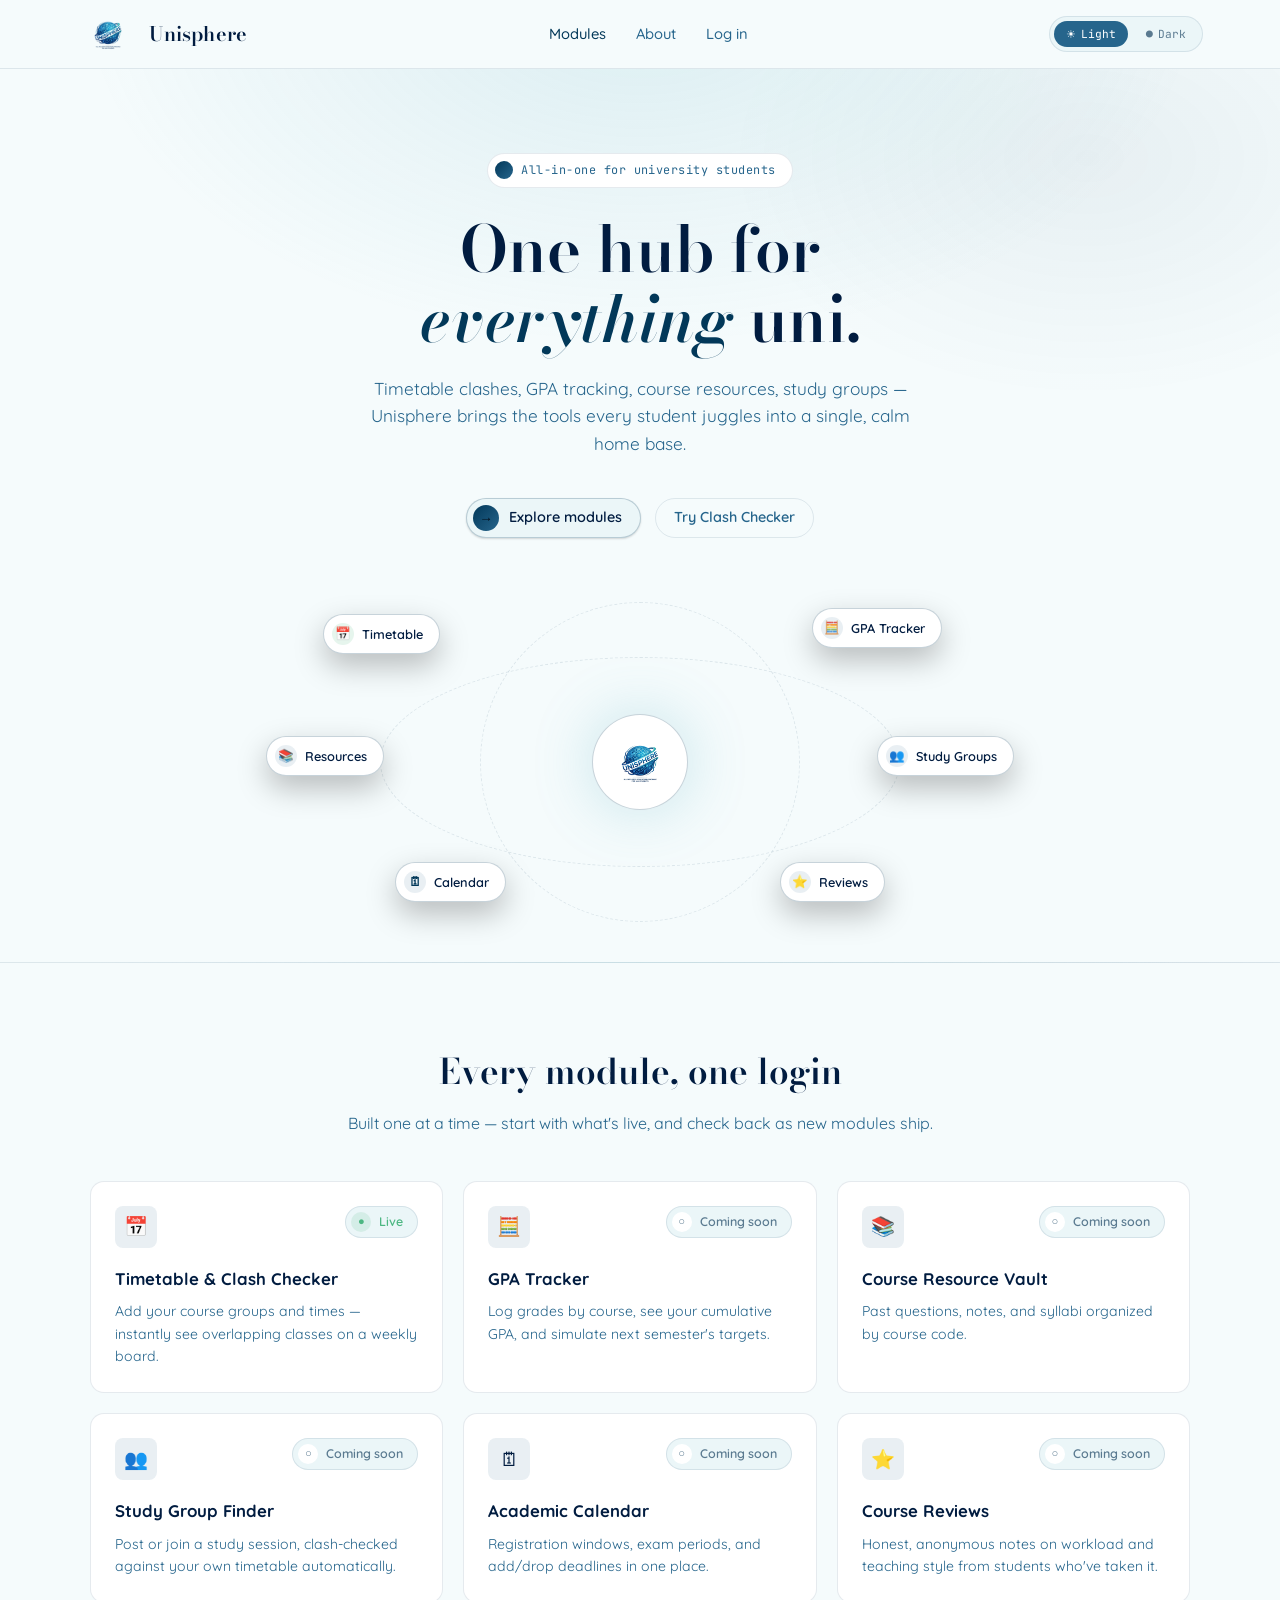
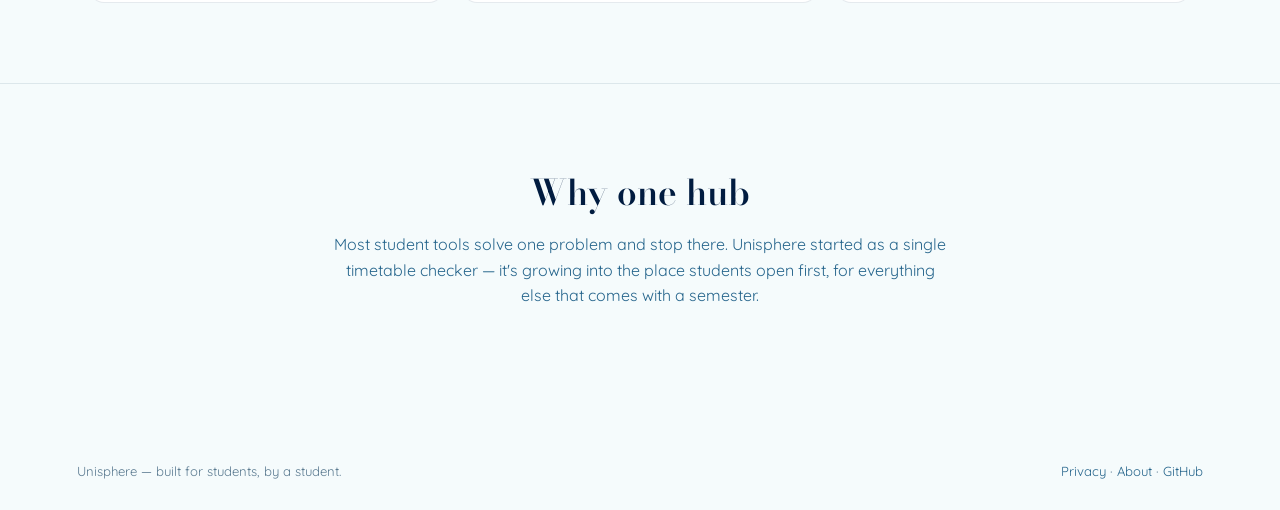
<file: index.html>
<!DOCTYPE html>
<html lang="en" data-theme="dark">
<head>
<meta charset="UTF-8">
<meta name="viewport" content="width=device-width, initial-scale=1.0">
<title>Unisphere — Everything Uni, One Hub</title>
<meta name="description" content="Unisphere is the all-in-one hub for university life: timetable clash checking, GPA tracking, course resources, study groups, and more — all in one place.">
<link rel="icon" href="logo_small.png">
<link rel="preconnect" href="https://fonts.googleapis.com">
<link href="https://fonts.googleapis.com/css2?family=Bodoni+Moda:ital,wght@0,500;0,600;0,700;1,500&family=Quicksand:wght@400;500;600;700&family=JetBrains+Mono:wght@400;500;700&display=swap" rel="stylesheet">
<link rel="stylesheet" href="style.css">
<!-- theme applied before paint to avoid flash -->
<script>
  (function(){
    try {
      var t = localStorage.getItem('unisphere_theme');
      if (t === 'light' || t === 'dark') document.documentElement.setAttribute('data-theme', t);
    } catch(e){}
  })();
</script>
</head>
<body>

<nav class="site-nav">
  <a href="index.html" class="brand">
    <img src="logo_small.png" alt="Unisphere logo">
    <span>Unisphere</span>
  </a>

  <ul class="nav-links">
    <li><a href="#modules" class="active">Modules</a></li>
    <li><a href="#about">About</a></li>
    <li><a href="#" >Log in</a></li>
  </ul>

  <div class="nav-right">
    <div class="theme-toggle" role="group" aria-label="Theme">
      <button type="button" data-theme-btn="light" aria-label="Light mode">☀ <span class="label">Light</span></button>
      <button type="button" data-theme-btn="dark" aria-label="Dark mode">● <span class="label">Dark</span></button>
    </div>
    <button class="mobile-toggle" aria-label="Menu">☰</button>
  </div>
</nav>

<header class="hero">
  <div class="eyebrow-pill"><span class="dot"></span>All-in-one for university students</div>

  <h1>One hub for<br><em>everything</em> uni.</h1>
  <p class="sub">Timetable clashes, GPA tracking, course resources, study groups — Unisphere brings the tools every student juggles into a single, calm home base.</p>

  <div class="cta-row">
    <a href="#modules" class="btn btn-primary"><span class="icon-capsule">→</span>Explore modules</a>
    <a href="apps/timetable.html" class="btn btn-ghost">Try Clash Checker</a>
  </div>

  <div class="orbit-stage" aria-hidden="true">
    <div class="orbit-ring r1"></div>
    <div class="orbit-ring r2"></div>
    <div class="orbit-core"><img src="logo_small.png" alt=""></div>

    <div class="orbit-tile t1"><span class="dot" style="background:var(--green-soft); color:var(--green);">📅</span>Timetable</div>
    <div class="orbit-tile t2"><span class="dot" style="background:var(--accent-soft); color:var(--accent-strong);">🧮</span>GPA Tracker</div>
    <div class="orbit-tile t3"><span class="dot" style="background:var(--accent-soft); color:var(--accent-strong);">📚</span>Resources</div>
    <div class="orbit-tile t4"><span class="dot" style="background:var(--accent-soft); color:var(--accent-strong);">👥</span>Study Groups</div>
    <div class="orbit-tile t5"><span class="dot" style="background:var(--accent-soft); color:var(--accent-strong);">🗓</span>Calendar</div>
    <div class="orbit-tile t6"><span class="dot" style="background:var(--accent-soft); color:var(--accent-strong);">⭐</span>Reviews</div>
  </div>
</header>

<section class="panel" id="modules">
  <div class="section-head">
    <h2>Every module, one login</h2>
    <p>Built one at a time — start with what's live, and check back as new modules ship.</p>
  </div>

  <div class="module-grid">
    <div class="module-card">
      <div class="top-row">
        <div class="glyph">📅</div>
        <span class="status-pill is-live"><span class="dot">●</span>Live</span>
      </div>
      <h3>Timetable &amp; Clash Checker</h3>
      <p>Add your course groups and times — instantly see overlapping classes on a weekly board.</p>
    </div>

    <div class="module-card">
      <div class="top-row">
        <div class="glyph">🧮</div>
        <span class="status-pill is-soon"><span class="dot">○</span>Coming soon</span>
      </div>
      <h3>GPA Tracker</h3>
      <p>Log grades by course, see your cumulative GPA, and simulate next semester's targets.</p>
    </div>

    <div class="module-card">
      <div class="top-row">
        <div class="glyph">📚</div>
        <span class="status-pill is-soon"><span class="dot">○</span>Coming soon</span>
      </div>
      <h3>Course Resource Vault</h3>
      <p>Past questions, notes, and syllabi organized by course code.</p>
    </div>

    <div class="module-card">
      <div class="top-row">
        <div class="glyph">👥</div>
        <span class="status-pill is-soon"><span class="dot">○</span>Coming soon</span>
      </div>
      <h3>Study Group Finder</h3>
      <p>Post or join a study session, clash-checked against your own timetable automatically.</p>
    </div>

    <div class="module-card">
      <div class="top-row">
        <div class="glyph">🗓</div>
        <span class="status-pill is-soon"><span class="dot">○</span>Coming soon</span>
      </div>
      <h3>Academic Calendar</h3>
      <p>Registration windows, exam periods, and add/drop deadlines in one place.</p>
    </div>

    <div class="module-card">
      <div class="top-row">
        <div class="glyph">⭐</div>
        <span class="status-pill is-soon"><span class="dot">○</span>Coming soon</span>
      </div>
      <h3>Course Reviews</h3>
      <p>Honest, anonymous notes on workload and teaching style from students who've taken it.</p>
    </div>
  </div>
</section>

<section class="panel" id="about">
  <div class="section-head">
    <h2>Why one hub</h2>
    <p>Most student tools solve one problem and stop there. Unisphere started as a single timetable checker — it's growing into the place students open first, for everything else that comes with a semester.</p>
  </div>
</section>

<footer class="site-footer">
  <span>Unisphere — built for students, by a student.</span>
  <span><a href="#">Privacy</a> · <a href="#">About</a> · <a href="https://github.com/" target="_blank" rel="noopener">GitHub</a></span>
</footer>

<script src="theme.js"></script>
</body>
</html>
</file>
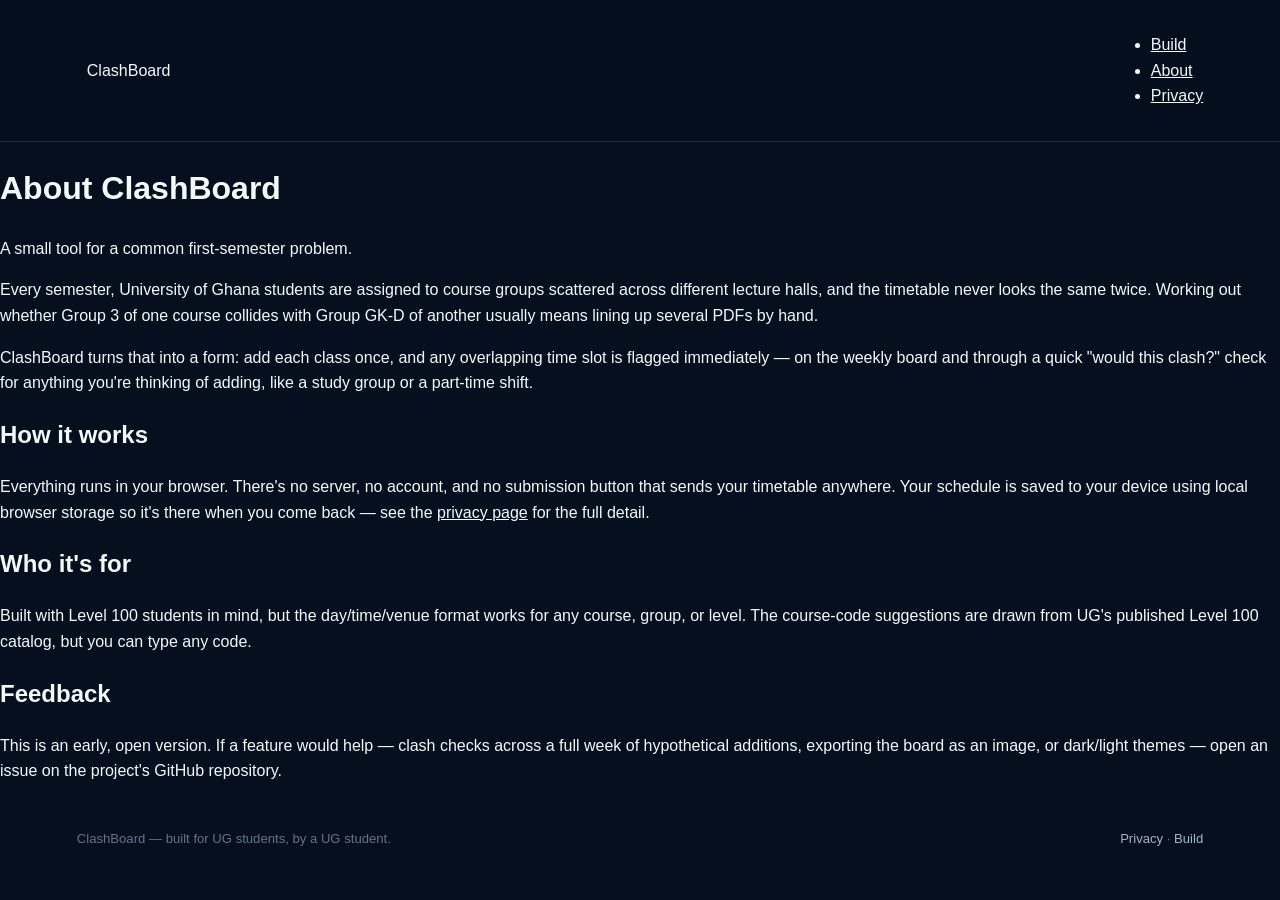
<file: about.html>
<!DOCTYPE html>
<html lang="en">
<head>
<meta charset="UTF-8">
<meta name="viewport" content="width=device-width, initial-scale=1.0">
<title>About — ClashBoard</title>
<link rel="preconnect" href="https://fonts.googleapis.com">
<link href="https://fonts.googleapis.com/css2?family=Space+Grotesk:wght@500;700&family=Inter:wght@400;500;600&family=JetBrains+Mono:wght@400;700&display=swap" rel="stylesheet">
<link rel="stylesheet" href="style.css">
</head>
<body>

<nav class="site-nav">
  <a href="index.html" class="brand"><span class="dot"></span>ClashBoard</a>
  <ul>
    <li><a href="index.html" class="navlink">Build</a></li>
    <li><a href="about.html" class="navlink active">About</a></li>
    <li><a href="privacy.html" class="navlink">Privacy</a></li>
  </ul>
</nav>

<div class="prose">
  <h1>About ClashBoard</h1>
  <p class="updated">A small tool for a common first-semester problem.</p>

  <p>Every semester, University of Ghana students are assigned to course groups scattered across different lecture halls, and the timetable never looks the same twice. Working out whether Group 3 of one course collides with Group GK-D of another usually means lining up several PDFs by hand.</p>

  <p>ClashBoard turns that into a form: add each class once, and any overlapping time slot is flagged immediately — on the weekly board and through a quick "would this clash?" check for anything you're thinking of adding, like a study group or a part-time shift.</p>

  <h2>How it works</h2>
  <p>Everything runs in your browser. There's no server, no account, and no submission button that sends your timetable anywhere. Your schedule is saved to your device using local browser storage so it's there when you come back — see the <a href="privacy.html">privacy page</a> for the full detail.</p>

  <h2>Who it's for</h2>
  <p>Built with Level 100 students in mind, but the day/time/venue format works for any course, group, or level. The course-code suggestions are drawn from UG's published Level 100 catalog, but you can type any code.</p>

  <h2>Feedback</h2>
  <p>This is an early, open version. If a feature would help — clash checks across a full week of hypothetical additions, exporting the board as an image, or dark/light themes — open an issue on the project's GitHub repository.</p>
</div>

<footer class="site-footer">
  <span>ClashBoard — built for UG students, by a UG student.</span>
  <span><a href="privacy.html">Privacy</a> · <a href="index.html">Build</a></span>
</footer>

</body>
</html>
</file>
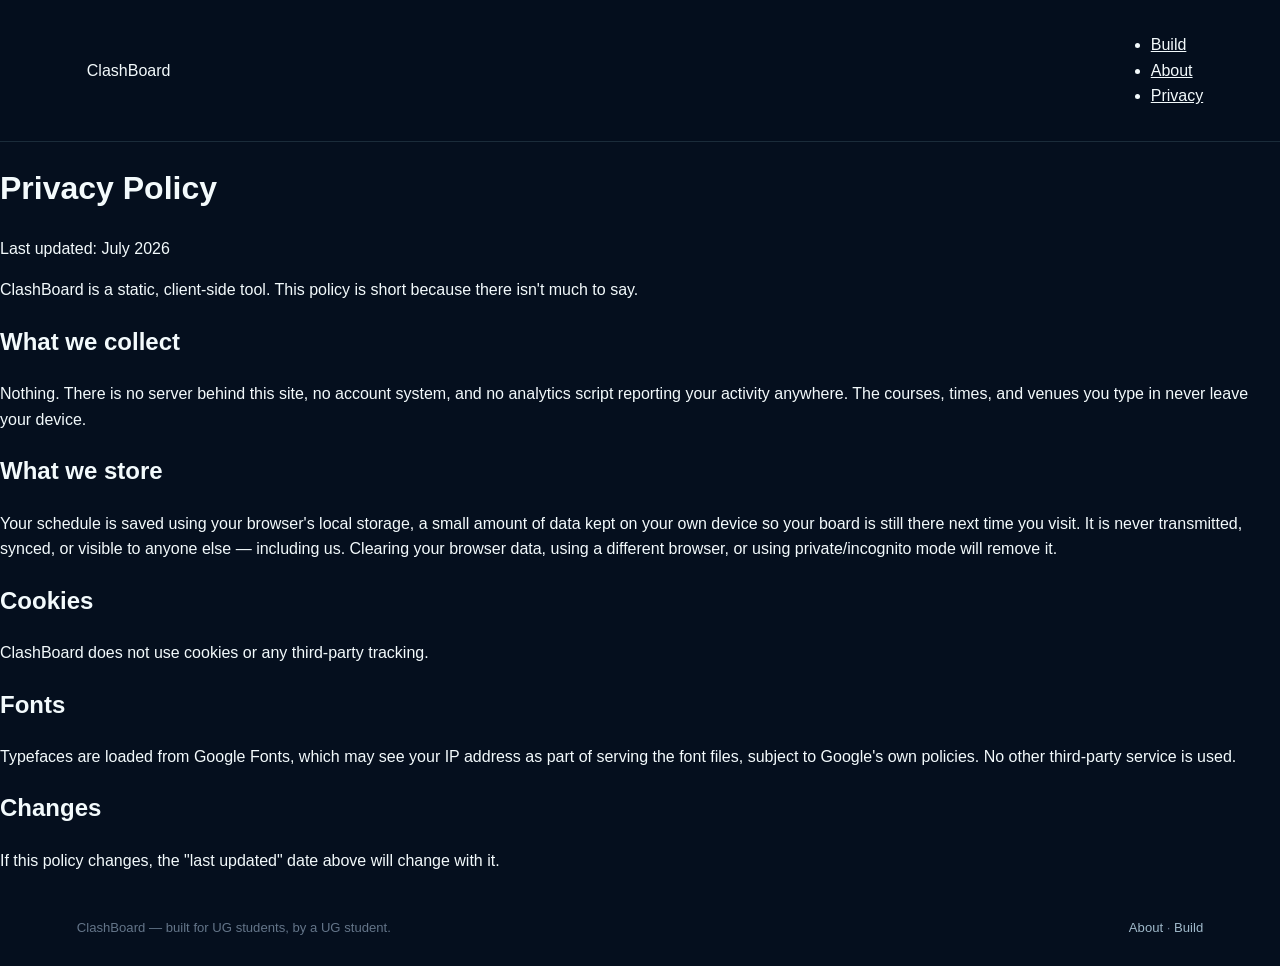
<file: privacy.html>
<!DOCTYPE html>
<html lang="en">
<head>
<meta charset="UTF-8">
<meta name="viewport" content="width=device-width, initial-scale=1.0">
<title>Privacy Policy — ClashBoard</title>
<link rel="preconnect" href="https://fonts.googleapis.com">
<link href="https://fonts.googleapis.com/css2?family=Space+Grotesk:wght@500;700&family=Inter:wght@400;500;600&family=JetBrains+Mono:wght@400;700&display=swap" rel="stylesheet">
<link rel="stylesheet" href="style.css">
</head>
<body>

<nav class="site-nav">
  <a href="index.html" class="brand"><span class="dot"></span>ClashBoard</a>
  <ul>
    <li><a href="index.html" class="navlink">Build</a></li>
    <li><a href="about.html" class="navlink">About</a></li>
    <li><a href="privacy.html" class="navlink active">Privacy</a></li>
  </ul>
</nav>

<div class="prose">
  <h1>Privacy Policy</h1>
  <p class="updated">Last updated: July 2026</p>

  <p>ClashBoard is a static, client-side tool. This policy is short because there isn't much to say.</p>

  <h2>What we collect</h2>
  <p>Nothing. There is no server behind this site, no account system, and no analytics script reporting your activity anywhere. The courses, times, and venues you type in never leave your device.</p>

  <h2>What we store</h2>
  <p>Your schedule is saved using your browser's local storage, a small amount of data kept on your own device so your board is still there next time you visit. It is never transmitted, synced, or visible to anyone else — including us. Clearing your browser data, using a different browser, or using private/incognito mode will remove it.</p>

  <h2>Cookies</h2>
  <p>ClashBoard does not use cookies or any third-party tracking.</p>

  <h2>Fonts</h2>
  <p>Typefaces are loaded from Google Fonts, which may see your IP address as part of serving the font files, subject to Google's own policies. No other third-party service is used.</p>

  <h2>Changes</h2>
  <p>If this policy changes, the "last updated" date above will change with it.</p>
</div>

<footer class="site-footer">
  <span>ClashBoard — built for UG students, by a UG student.</span>
  <span><a href="about.html">About</a> · <a href="index.html">Build</a></span>
</footer>

</body>
</html>
</file>
<file: style.css>
/* ============================================================
   UNISPHERE — design tokens
   Derived directly from supplied brand assets:
   - color: "LUNA" palette (5 blues, light→deep navy)
   - type:  elegant high-contrast serif for headers,
            rounded friendly sans for body (see note in README
            re: Alexia Bright — reserved for accent/tag use only)
   - buttons: pill shape, gradient icon-capsule on the left,
              status-colored (from button_pal reference)
   - signature: "module orbit" hero — glowing pill tiles
     floating around the mark, replacing the copyrighted
     reference photo with an original composition that fits
     the "everything orbits one hub" concept.
   Supports light + dark themes via [data-theme] on <html>.
   ============================================================ */

:root {
  /* LUNA palette */
  --luna-50:  #A7EBF2;
  --luna-200: #54ACBF;
  --luna-400: #26658C;
  --luna-700: #023859;
  --luna-900: #011C40;

  --green: #4CB782;
  --green-soft: rgba(76,183,130,0.14);
  --grey-500: #7C8B99;

  --font-head: "Bodoni Moda", "Playfair Display", Georgia, serif;
  --font-body: "Quicksand", "Segoe UI", sans-serif;
  --font-accent: "Alexia Bright", var(--font-body); /* accent/tag use only */
  --font-mono: "JetBrains Mono", "Consolas", monospace;

  --radius-pill: 999px;
  --radius: 14px;
  --radius-sm: 8px;
}

/* ---------------- Dark theme (default) ---------------- */
:root,
[data-theme="dark"] {
  --bg: #050F1E;
  --bg-hero: radial-gradient(ellipse 900px 560px at 50% -8%, rgba(84,172,191,0.28), transparent 62%),
             radial-gradient(ellipse 600px 400px at 85% 10%, rgba(167,235,242,0.14), transparent 60%),
             #050F1E;
  --surface: #0B1E33;
  --surface-2: #10263D;
  --border: rgba(167,235,242,0.14);
  --border-strong: rgba(167,235,242,0.26);
  --text-primary: #F3FAFC;
  --text-secondary: #9FB8C9;
  --text-tertiary: #647589;
  --accent: #54ACBF;
  --accent-strong: #A7EBF2;
  --accent-soft: rgba(84,172,191,0.16);
  --glow: rgba(167,235,242,0.35);
  --shadow: 0 30px 60px rgba(0,0,0,0.45);
}

/* ---------------- Light theme ---------------- */
[data-theme="light"] {
  --bg: #F5FBFC;
  --bg-hero: radial-gradient(ellipse 900px 560px at 50% -8%, rgba(84,172,191,0.16), transparent 62%),
             radial-gradient(ellipse 600px 400px at 85% 10%, rgba(2,56,89,0.06), transparent 60%),
             #F5FBFC;
  --surface: #FFFFFF;
  --surface-2: #EBF6F8;
  --border: rgba(2,56,89,0.10);
  --border-strong: rgba(2,56,89,0.22);
  --text-primary: #011C40;
  --text-secondary: #26658C;
  --text-tertiary: #5A7A90;
  --accent: #26658C;
  --accent-strong: #023859;
  --accent-soft: rgba(38,101,140,0.10);
  --glow: rgba(84,172,191,0.28);
  --shadow: 0 20px 40px rgba(2,56,89,0.10);
}

* { box-sizing: border-box; }
html { scroll-behavior: smooth; }

body {
  margin: 0;
  background: var(--bg);
  color: var(--text-primary);
  font-family: var(--font-body);
  font-size: 16px;
  line-height: 1.6;
  transition: background 0.25s ease, color 0.25s ease;
  -webkit-font-smoothing: antialiased;
}

a { color: inherit; }
img { max-width: 100%; display: block; }

/* ---------------- Nav ---------------- */

.site-nav {
  display: flex;
  align-items: center;
  justify-content: space-between;
  padding: 16px 6vw;
  border-bottom: 1px solid var(--border);
  position: sticky;
  top: 0;
  background: color-mix(in srgb, var(--bg) 85%, transparent);
  backdrop-filter: blur(10px);
  z-index: 20;
}

.brand { display: flex; align-items: center; gap: 10px; text-decoration: none; }
.brand img { height: 34px; width: auto; }
.brand span {
  font-family: var(--font-head);
  font-weight: 600;
  font-size: 1.25rem;
  color: var(--text-primary);
  letter-spacing: 0.01em;
}

.nav-links {
  list-style: none;
  display: flex;
  gap: 30px;
  margin: 0; padding: 0;
  font-size: 0.92rem;
}
.nav-links a {
  text-decoration: none;
  color: var(--text-secondary);
  font-weight: 500;
  transition: color 0.15s ease;
}
.nav-links a:hover, .nav-links a.active { color: var(--accent-strong); }

.nav-right { display: flex; align-items: center; gap: 16px; }

/* Theme toggle — pill switch matching button_pal language */
.theme-toggle {
  display: inline-flex;
  align-items: center;
  gap: 6px;
  background: var(--surface-2);
  border: 1px solid var(--border);
  border-radius: var(--radius-pill);
  padding: 4px;
  cursor: pointer;
  font-family: var(--font-mono);
  font-size: 0.7rem;
}
.theme-toggle button {
  border: none;
  background: transparent;
  border-radius: var(--radius-pill);
  padding: 6px 12px;
  cursor: pointer;
  color: var(--text-tertiary);
  font-family: inherit;
  font-size: inherit;
  display: flex;
  align-items: center;
  gap: 5px;
  transition: background 0.15s ease, color 0.15s ease;
}
.theme-toggle button.is-active {
  background: var(--accent);
  color: #fff;
}

.mobile-toggle {
  display: none;
  background: none;
  border: 1px solid var(--border);
  border-radius: var(--radius-sm);
  color: var(--text-primary);
  padding: 8px 10px;
  cursor: pointer;
}

/* ---------------- Buttons (button_pal) ---------------- */

.btn {
  font-family: var(--font-body);
  font-weight: 600;
  font-size: 0.9rem;
  border: none;
  border-radius: var(--radius-pill);
  padding: 6px 18px 6px 6px;
  cursor: pointer;
  text-decoration: none;
  display: inline-flex;
  align-items: center;
  gap: 10px;
  transition: transform 0.12s ease, box-shadow 0.12s ease, border-color .12s ease;
}
.btn:active { transform: translateY(1px); }

.btn .icon-capsule {
  width: 26px; height: 26px;
  border-radius: 50%;
  display: flex; align-items: center; justify-content: center;
  font-size: 0.85rem;
  flex-shrink: 0;
}

.btn-primary {
  background: var(--surface-2);
  color: var(--text-primary);
  border: 1px solid var(--border-strong);
  box-shadow: 0 1px 2px rgba(0,0,0,0.15);
}
.btn-primary .icon-capsule { background: linear-gradient(135deg, var(--accent-strong), var(--accent)); color: #04121F; }
.btn-primary:hover { border-color: var(--accent); }

.btn-ghost {
  background: transparent;
  color: var(--text-secondary);
  border: 1px solid var(--border);
  padding: 6px 18px;
}
.btn-ghost:hover { border-color: var(--border-strong); color: var(--text-primary); }

/* Status pill (from button_pal — colored capsule + label) */
.status-pill {
  display: inline-flex;
  align-items: center;
  gap: 8px;
  padding: 5px 14px 5px 5px;
  border-radius: var(--radius-pill);
  font-size: 0.78rem;
  font-weight: 600;
  border: 1px solid var(--border);
  background: var(--surface-2);
  color: var(--text-secondary);
}
.status-pill .dot {
  width: 20px; height: 20px;
  border-radius: 50%;
  display: flex; align-items: center; justify-content: center;
  font-size: 0.7rem;
  flex-shrink: 0;
}
.status-pill.is-live { color: var(--green); }
.status-pill.is-live .dot { background: var(--green-soft); }
.status-pill.is-soon { color: var(--text-tertiary); }
.status-pill.is-soon .dot { background: var(--surface); }

/* ---------------- Hero ---------------- */

.hero {
  background: var(--bg-hero);
  padding: 84px 6vw 40px;
  text-align: center;
  border-bottom: 1px solid var(--border);
  overflow: hidden;
}

.eyebrow-pill {
  display: inline-flex;
  align-items: center;
  gap: 8px;
  font-family: var(--font-mono);
  font-size: 0.74rem;
  letter-spacing: 0.04em;
  color: var(--text-secondary);
  border: 1px solid var(--border);
  background: var(--surface);
  padding: 7px 16px 7px 7px;
  border-radius: var(--radius-pill);
  margin-bottom: 26px;
}
.eyebrow-pill .dot {
  width: 18px; height: 18px; border-radius: 50%;
  background: linear-gradient(135deg, var(--accent-strong), var(--accent));
}

.hero h1 {
  font-family: var(--font-head);
  font-weight: 600;
  font-size: clamp(2.3rem, 5.2vw, 4rem);
  line-height: 1.1;
  margin: 0 0 20px;
  max-width: 780px;
  margin-left: auto; margin-right: auto;
  color: var(--text-primary);
}
.hero h1 em {
  font-style: italic;
  color: var(--accent-strong);
}

.hero p.sub {
  max-width: 540px;
  margin: 0 auto 40px;
  color: var(--text-secondary);
  font-size: 1.08rem;
}

.hero .cta-row {
  display: flex;
  gap: 14px;
  justify-content: center;
  flex-wrap: wrap;
  margin-bottom: 64px;
}

/* ---------------- Signature: module orbit ---------------- */

.orbit-stage {
  position: relative;
  max-width: 720px;
  height: 320px;
  margin: 0 auto;
}

.orbit-core {
  position: absolute;
  top: 50%; left: 50%;
  transform: translate(-50%, -50%);
  width: 96px; height: 96px;
  border-radius: 50%;
  background: var(--surface);
  border: 1px solid var(--border-strong);
  display: flex; align-items: center; justify-content: center;
  box-shadow: 0 0 60px var(--glow);
  z-index: 2;
}
.orbit-core img { height: 46px; width: auto; }

.orbit-ring {
  position: absolute;
  top: 50%; left: 50%;
  border: 1px dashed var(--border);
  border-radius: 50%;
  transform: translate(-50%, -50%);
}
.orbit-ring.r1 { width: 320px; height: 320px; }
.orbit-ring.r2 { width: 520px; height: 210px; }

.orbit-tile {
  position: absolute;
  display: inline-flex;
  align-items: center;
  gap: 8px;
  background: var(--surface);
  border: 1px solid var(--border-strong);
  border-radius: var(--radius-pill);
  padding: 8px 16px 8px 8px;
  font-size: 0.8rem;
  font-weight: 600;
  color: var(--text-primary);
  box-shadow: 0 12px 30px rgba(0,0,0,0.25);
  animation: float 5s ease-in-out infinite;
  white-space: nowrap;
}
.orbit-tile .dot {
  width: 22px; height: 22px; border-radius: 50%;
  display: flex; align-items: center; justify-content: center;
  font-size: 0.78rem;
}

.orbit-tile.t1 { top: 4%; left: 6%; }
.orbit-tile.t2 { top: 2%; right: 8%; animation-delay: 0.6s; }
.orbit-tile.t3 { top: 42%; left: -2%; animation-delay: 1.2s; }
.orbit-tile.t4 { top: 42%; right: -2%; animation-delay: 1.8s; }
.orbit-tile.t5 { bottom: 6%; left: 16%; animation-delay: 2.4s; }
.orbit-tile.t6 { bottom: 6%; right: 16%; animation-delay: 3s; }

@keyframes float {
  0%, 100% { transform: translateY(0); }
  50% { transform: translateY(-10px); }
}

/* ---------------- Sections ---------------- */

section.panel { padding: 80px 6vw; border-bottom: 1px solid var(--border); }
section.panel:last-of-type { border-bottom: none; }

.section-head { max-width: 620px; margin: 0 auto 44px; text-align: center; }
.section-head h2 {
  font-family: var(--font-head);
  font-weight: 600;
  font-size: clamp(1.6rem, 3vw, 2.2rem);
  margin: 0 0 12px;
  color: var(--text-primary);
}
.section-head p { color: var(--text-secondary); margin: 0; }

.module-grid {
  max-width: 1100px;
  margin: 0 auto;
  display: grid;
  grid-template-columns: repeat(3, 1fr);
  gap: 20px;
}
@media (max-width: 900px) { .module-grid { grid-template-columns: repeat(2, 1fr); } }
@media (max-width: 600px) { .module-grid { grid-template-columns: 1fr; } }

.module-card {
  background: var(--surface);
  border: 1px solid var(--border);
  border-radius: var(--radius);
  padding: 24px;
  transition: border-color 0.15s ease, transform 0.15s ease;
}
.module-card:hover { border-color: var(--border-strong); transform: translateY(-2px); }

.module-card .top-row {
  display: flex;
  justify-content: space-between;
  align-items: flex-start;
  margin-bottom: 18px;
}
.module-card .glyph {
  width: 42px; height: 42px;
  border-radius: var(--radius-sm);
  background: var(--accent-soft);
  display: flex; align-items: center; justify-content: center;
  font-size: 1.2rem;
}
.module-card h3 {
  font-family: var(--font-body);
  font-weight: 700;
  font-size: 1.05rem;
  margin: 0 0 8px;
  color: var(--text-primary);
}
.module-card p {
  font-size: 0.88rem;
  color: var(--text-secondary);
  margin: 0;
}

/* ---------------- Footer ---------------- */

footer.site-footer {
  padding: 28px 6vw;
  font-size: 0.82rem;
  color: var(--text-tertiary);
  display: flex;
  justify-content: space-between;
  flex-wrap: wrap;
  gap: 10px;
}
footer.site-footer a { color: var(--text-secondary); text-decoration: none; }
footer.site-footer a:hover { color: var(--accent-strong); }

/* ---------------- Accessibility / responsive ---------------- */

:focus-visible { outline: 2px solid var(--accent-strong); outline-offset: 2px; }

@media (prefers-reduced-motion: reduce) {
  .orbit-tile { animation: none; }
  html { scroll-behavior: auto; }
}

@media (max-width: 760px) {
  .nav-links, .nav-right .theme-toggle span.label { display: none; }
  .mobile-toggle { display: inline-flex; }
  .orbit-stage { height: 380px; }
  .orbit-tile { font-size: 0.72rem; padding: 6px 12px 6px 6px; }
  .orbit-ring.r2 { width: 92%; }
}
</file>
